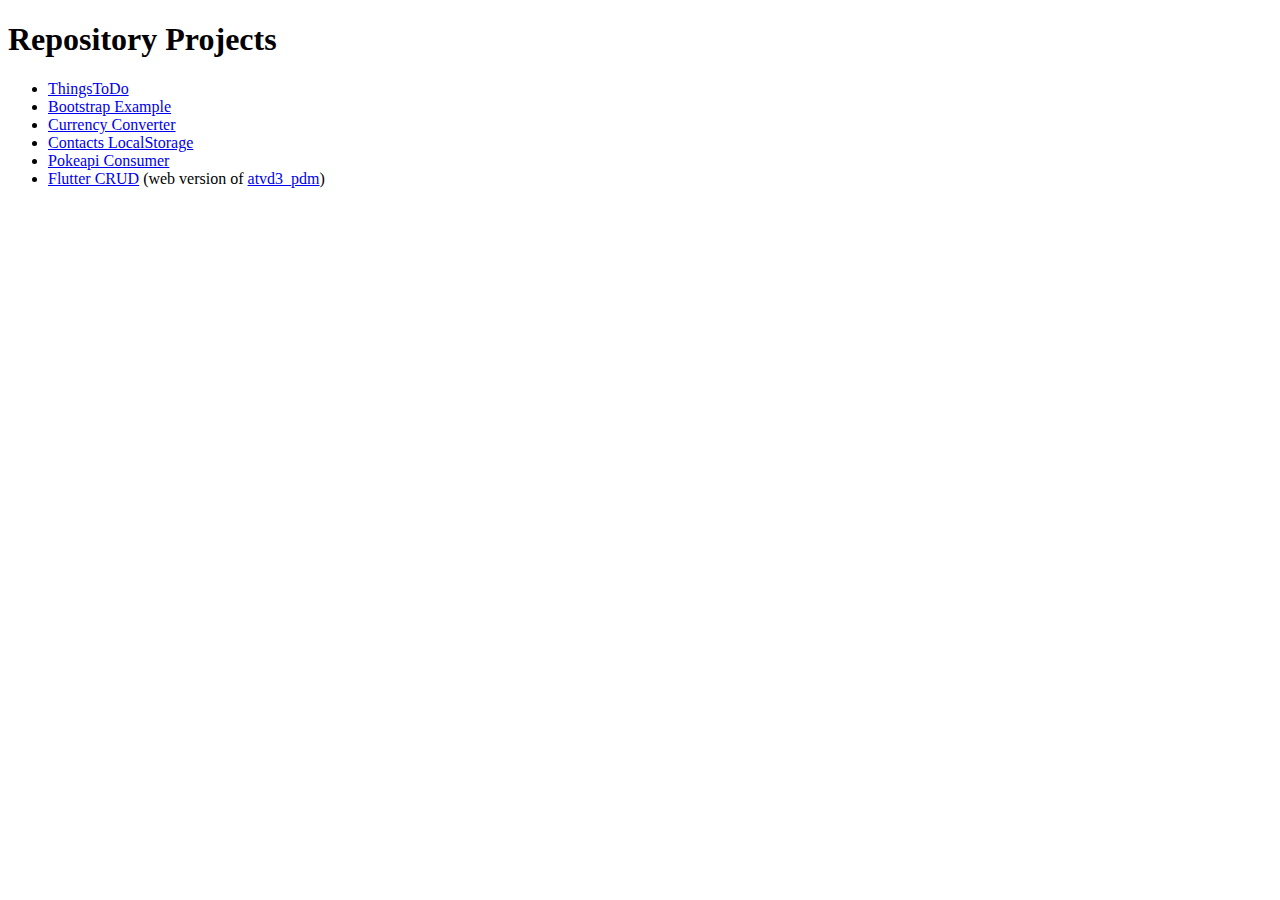
<file: index.html>
<!DOCTYPE html>
<html lang="en">

<head>
    <meta charset="UTF-8">
    <meta http-equiv="X-UA-Compatible" content="IE=edge">
    <meta name="viewport" content="width=device-width, initial-scale=1.0">
    <title>Project Selector</title>
</head>

<body>
    <h1>Repository Projects</h1>
    <ul>
        <li><a href="./things_to_do/pages/home/index.html">ThingsToDo</a></li>
        <li><a href="./bootstrap/index.html">Bootstrap Example</a></li>
        <li><a href="./currency_converter/index.html">Currency Converter</a></li>
        <li><a href="./contacts_localstorage/index.html">Contacts LocalStorage</a></li>
        <li><a href="./pokeapi_consumer/index.html">Pokeapi Consumer</a></li>
        <li><a href="./flutter_crud/index.html">Flutter CRUD</a> (web version of <a href="https://github.com/DeamonPedro/atvd3_pdm">atvd3_pdm</a>)</li>
    </ul>
</body>

</html>
</file>
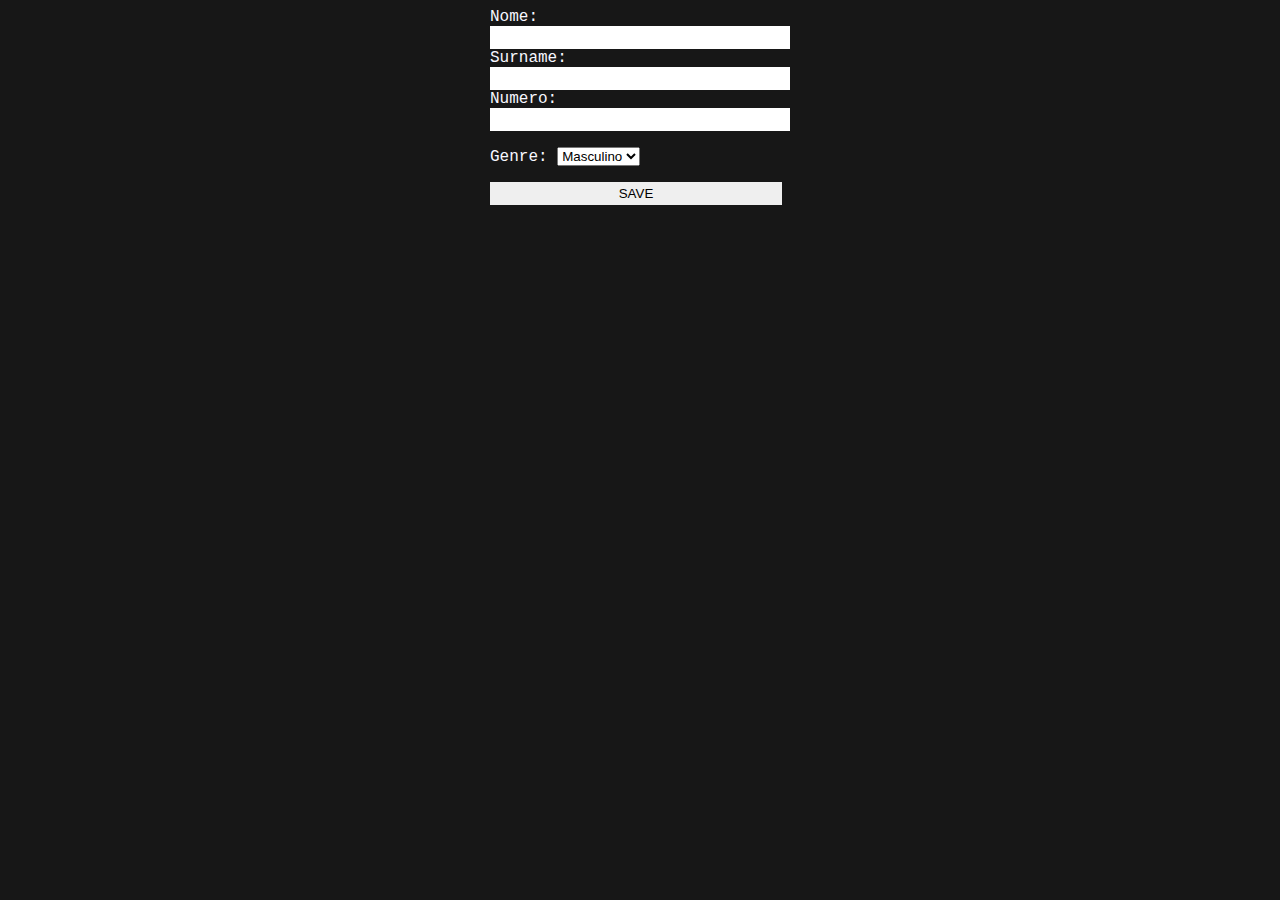
<file: contacts_localstorage/index.html>
<!DOCTYPE html>
<html lang="en">

<head>
    <meta charset="UTF-8">
    <meta http-equiv="X-UA-Compatible" content="IE=edge">
    <meta name="viewport" content="width=device-width, initial-scale=1.0">
    <title>Converter</title>
    <style>
        body {
            display: flex;
            align-content: center;
            flex-direction: column;
            background-color: #171717;
            font-family: 'Courier New', Courier, monospace;
            color: ghostwhite;
        }

        main {
            margin: auto;
            max-width: 300px;
        }

        section {
            display: flex;
            margin-top: 10px;
            flex-direction: column;
        }

        div {
            display: flex;
            flex-direction: column;
            margin: 10px;
            background-color: black;
            padding: 10px;
        }

        input {
            border: none;
            padding: 4px;
            width: calc(100% - 8px);
        }
    </style>
    <script src="./script.js"></script>
</head>

<body>
    <main>
        Nome:
        <input type="text" name="name" id="nameInput" />

        Surname:
        <input type="text" id="surnameInput" />

        Numero:
        <input type="tel" name="phone" pattern="[0-9]{3}-[0-9]{2}-[0-9]{3}" id="telInput" />

        <p>
            Genre:
            <select id="genreInput">
                <option value="m">Masculino</option>
                <option value="f">Feminino</option>
                <option value="*">Outro</option>
            </select>
        </p>
        <input type="button" value="SAVE" id="saveButton">
        <br />
        <section>
        </section>
    </main>
</body>

</html>
</file>
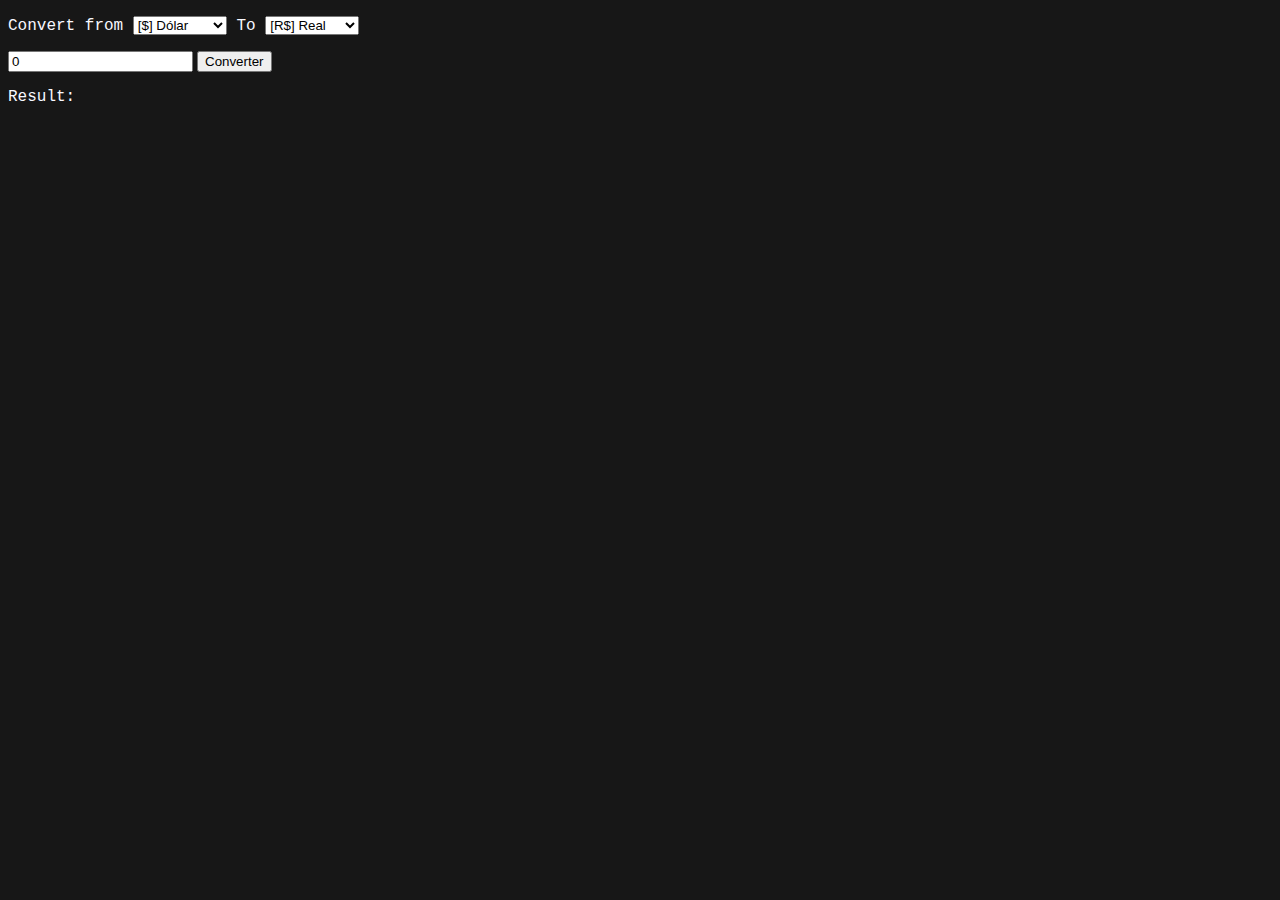
<file: currency_converter/index.html>
<!DOCTYPE html>
<html lang="en">

<head>
    <meta charset="UTF-8">
    <meta http-equiv="X-UA-Compatible" content="IE=edge">
    <meta name="viewport" content="width=device-width, initial-scale=1.0">
    <title>Converter</title>
    <style>
        body {
            background-color: #171717;
        }

        p {
            font-family: 'Courier New', Courier, monospace;
            color: ghostwhite;
        }
    </style>
    <script src="./script.js"></script>
</head>

<body>
    <p>
        Convert from
        <select id="currencyIn" selected="USD">
            <option value="BRL">[R$] Real</option>
            <option selected value="USD">[$] Dólar</option>
            <option value="EUR">[€] Euro</option>
            <option value="GBP">[£] Libra</option>
            <option value="JPY">[¥] Iene</option>
            <option value="CHF">[Fr] Francos</option>
        </select>
        To
        <select id="currencyOut" selected="BRL">
            <option selected value="BRL">[R$] Real</option>
            <option value="USD">[$] Dólar</option>
            <option value="EUR">[€] Euro</option>
            <option value="GBP">[£] Libra</option>
            <option value="JPY">[¥] Iene</option>
            <option value="CHF">[Fr] Francos</option>
        </select>
    </p>

    <input type="number" min="0" value="0" id="coinInput" />
    <input type="button" value="Converter" id="convertButton">
    <br />
    <p id="textOut">Result: </p>
</body>

</html>
</file>
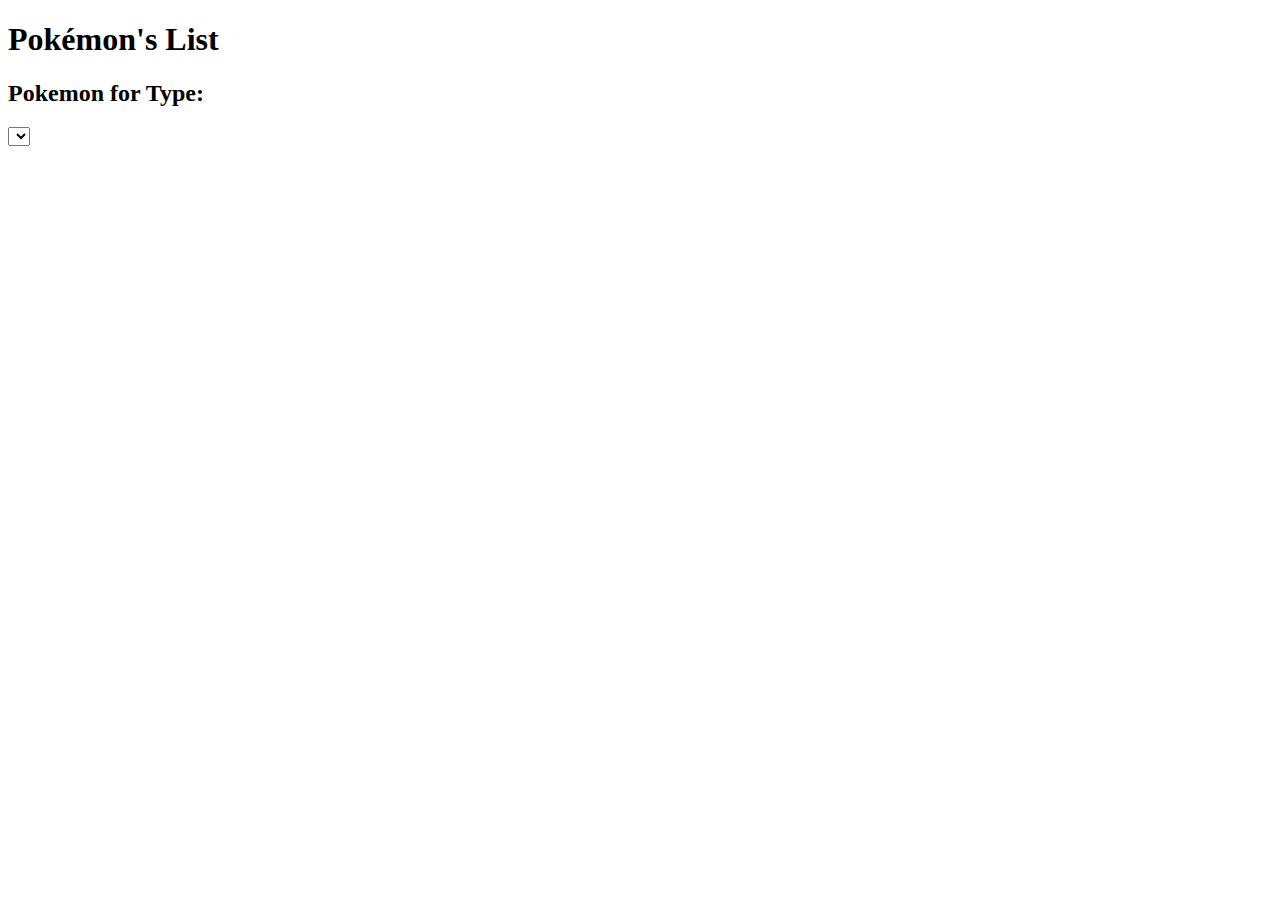
<file: pokeapi_consumer/index.html>
<!doctype html>
<html lang="en">

<head>
    <meta charset="utf-8">
    <meta name="viewport" content="width=device-width, initial-scale=1">

    <link href="https://cdn.jsdelivr.net/npm/bootstrap@5.1.3/dist/css/bootstrap.min.css" rel="stylesheet"
        integrity="sha384-1BmE4kWBq78iYhFldvKuhfTAU6auU8tT94WrHftjDbrCEXSU1oBoqyl2QvZ6jIW3" crossorigin="anonymous">

    <title>Pokeapi Consumer</title>

    <style>
        .loader {
            border: 16px solid #f3f3f3;
            border-top: 16px solid darkgrey;
            border-radius: 50%;
            width: 120px;
            margin: auto;
            margin-top: 200px;
            height: 120px;
            animation: spin 2s linear infinite;
        }

        @keyframes spin {
            0% {
                transform: rotate(0deg);
            }

            100% {
                transform: rotate(360deg);
            }
        }
    </style>

    <script src="./script.js"></script>
</head>

<body class="bg-secondary">
    <script src="https://cdn.jsdelivr.net/npm/bootstrap@5.1.3/dist/js/bootstrap.bundle.min.js"
        integrity="sha384-ka7Sk0Gln4gmtz2MlQnikT1wXgYsOg+OMhuP+IlRH9sENBO0LRn5q+8nbTov4+1p"
        crossorigin="anonymous"></script>

    <main class="container py-5">
        <header class="text-center mb-5">
            <h1 class="display-4 font-weight-bold text-white">Pokémon's List</h1>
        </header>
        <section class="d-flex flex-row justify-content-between">
            <h2 class="font-weight-bold mb-2 text-white">Pokemon for Type:</h2>
            <select class="rounded mb-2" id="pokemonType">
            </select>
        </section>
        <div id="list" class="row pb-5">
        </div>
    </main>

</body>

</html>
</file>
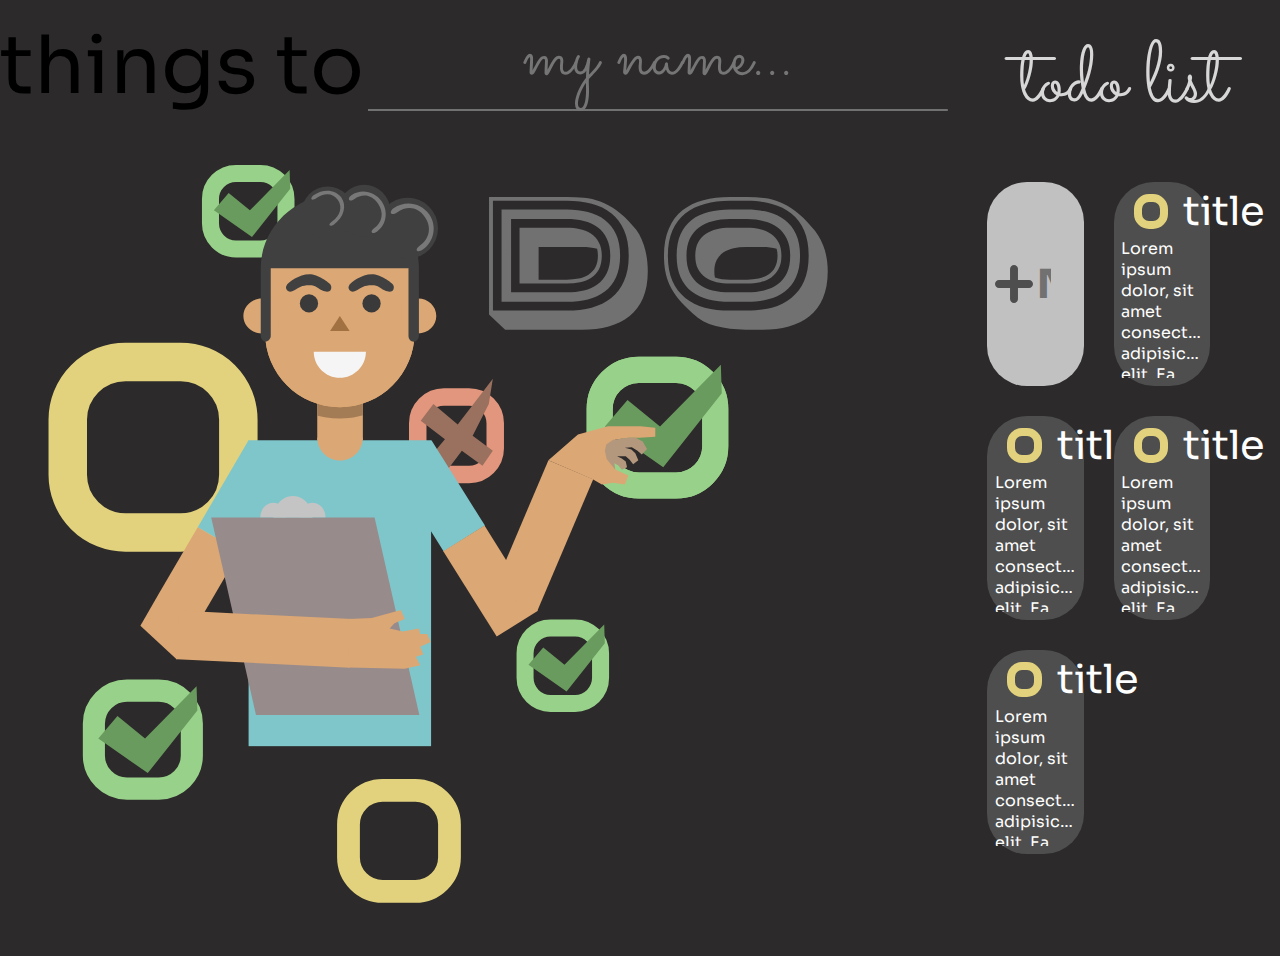
<file: pages/home/index.html>
<!DOCTYPE html>
<html lang="en">

<head>
    <title>ThingsToDo</title>
    <meta charset="UTF-8">
    <meta http-equiv="X-UA-Compatible" content="IE=edge">
    <meta name="viewport" content="width=device-width, initial-scale=1.0">
    <link rel="stylesheet" href="style.css">

    <link rel="preconnect" href="https://fonts.googleapis.com">
    <link rel="preconnect" href="https://fonts.gstatic.com" crossorigin>
    <link href="https://fonts.googleapis.com/css2?family=Sacramento&family=Sora:wght@100;400;800&display=swap"
        rel="stylesheet">

</head>

<body>
    <header id="headerContainer">
        <t id="headerText">things to</t>
        <input type="text" autocomplete="off" placeholder="my name..." id="username"></input>
        <embed src="../../assets/banner.svg" id="banner">
    </header>
    <main id="listContainer">
        <t id="listHeader">todo list</t>
        <section id="list">
            <article class="listItem" id="addButton">
                <embed src="../../assets/addIcon.svg" id="banner">
                <t>New Todo</t>
            </article>

            <article class="listItem">
                <div class="itemHeader">
                    <input type="button" />
                    <t>title</t>
                </div>
                <t>Lorem ipsum dolor, sit amet consectetur adipisicing elit. Ea, velit ipsum! Ducimus a quisquam
                    reprehenderit voluptatibus, vero maiores ipsa impedit quod consequuntur, est quis officia
                    aliquam
                    culpa eum aspernatur doloribus.</t>
            </article>
            <article class="listItem">
                <div class="itemHeader">
                    <input type="button" />
                    <t>title</t>
                </div>
                <t>Lorem ipsum dolor, sit amet consectetur adipisicing elit. Ea, velit ipsum! Ducimus a quisquam
                    reprehenderit voluptatibus, vero maiores ipsa impedit quod consequuntur, est quis officia
                    aliquam
                    culpa eum aspernatur doloribus.</t>
            </article>
            <article class="listItem">
                <div class="itemHeader">
                    <input type="button" value="">
                    <t>title</t>
                </div>
                <t>Lorem ipsum dolor, sit amet consectetur adipisicing elit. Ea, velit ipsum! Ducimus a quisquam
                    reprehenderit voluptatibus, vero maiores ipsa impedit quod consequuntur, est quis officia
                    aliquam
                    culpa eum aspernatur doloribus.</t>
            </article>
            <article class="listItem">
                <div class="itemHeader">
                    <input type="button" value="">
                    <t>title</t>
                </div>
                <t>Lorem ipsum dolor, sit amet consectetur adipisicing elit. Ea, velit ipsum! Ducimus a quisquam
                    reprehenderit voluptatibus, vero maiores ipsa impedit quod consequuntur, est quis officia
                    aliquam
                    culpa eum aspernatur doloribus.</t>
            </article>
        </section>
    </main>
</body>

</html>
</file>
<file: pages/home/style.css>
* {
  padding: 0;
  margin: 0;
}

body {
  position: absolute;
  display: flex;
  flex-direction: row;
  background-color: #2c2a2a;
  height: 100%;
  width: 100%;
  max-height: 100%;
  max-width: 100%;
}

#bannerContainer {
  display: flex;
  flex: 1;
  max-width: 30%;
  flex-direction: column;
  justify-content: center;
  height: 100%;
  color: #717171;
  background-color: #393939;
  border-top-right-radius: 8vw;
}

#headerText {
  text-align: center;
  font-size: 60pt;
  font-family: "Sora", sans-serif;
}

#username {
  align-self: center;
  text-align: center;
  vertical-align: bottom;
  background: transparent;
  max-width: 60%;
  border: none;
  outline: none;
  font-size: 60pt;
  font-family: "Sacramento", cursive;
  background-image: linear-gradient(#717171, #717171);
  background-position: bottom 5px center;
  background-size: 100% 2px;
  background-repeat: no-repeat;
  color: #c1c1c1;
}

#banner {
  margin: 5%;
}

#listContainer {
  display: flex;
  flex-direction: column;
  justify-content: flex-start;
  align-items: center;
  flex: 1;
  height: 100%;
}

#listHeader {
  align-self: center;
  text-align: center;
  vertical-align: bottom;
  font-size: 65pt;
  margin: 20px;
  font-family: "Sacramento", cursive;
  color: #d8d7d7;
}

#list {
  display: flex;
  flex: 1;
  width: 96%;
  padding-left: 2%;
  padding-right: 2%;
  flex-direction: row;
  justify-content: space-around start;
  align-content: flex-start;
  flex-wrap: wrap;
  overflow: auto;
}

#list::-webkit-scrollbar {
  width: 8px;
  height: 8px;
}
#list::-webkit-scrollbar-track {
  background-color: rgba(0, 0, 0, 0.4);
  border-radius: 10px;
}
#list::-webkit-scrollbar-thumb {
  background-color: #dfdfdf;
  border-radius: 10px;
}

#addButton {
  display: flex;
  flex: 1;
  flex-direction: row;
  justify-content: center;
  align-items: center;
  background-color: #c1c1c1;
}

#addButton > t {
  white-space: nowrap;
  margin: 0;
  width: min-content;
  color: #717171;
  font-family: "Sora", sans-serif;
  font-weight: 800;
  font-size: 30pt;
  margin-right: 30px;
}

#addButton:hover {
  border-color: #dfdfdf;
}

.listItem {
  display: flex;
  flex-direction: column;
  cursor: pointer;
  border-style: solid;
  border-color: transparent;
  flex: 1;
  height: 22vh;
  margin: 15px;
  min-width: 30%;
  max-width: 30%;
  background-color: #4e4e4e;
  border-radius: 40px;
}

.listItem:hover {
  border-color: #717171;
}

.listItem > t {
  font-family: "Sora", sans-serif;
  font-weight: 400;
  color: #fff;
  max-height: 75%;
  margin-left: 5%;
  margin-right: 5%;
  margin-bottom: 5%;
  overflow: hidden;
  text-overflow: ellipsis;
}

.itemHeader {
  display: flex;
  flex-direction: row;
  justify-content: flex-start;
  vertical-align: bottom;
  flex: 1;
  width: 100%;
  min-height: 25%;
  max-height: 25%;
  padding: 2%;
}

.itemHeader > input {
  margin: 5px 15px 5px 15px;
  align-self: center;
  min-height: 70%;
  aspect-ratio: 1;
  border-style: solid;
  border-radius: 15px;
  border-width: 8px;
  border-color: #e2d27d;
  background-color: transparent;
}

.itemHeader > t {
  display: flex;
  flex: 1;
  font-family: "Sora", sans-serif;
  font-weight: 400;
  font-size: 30pt;
  color: #fff;
  align-self: center;
}
</file>
